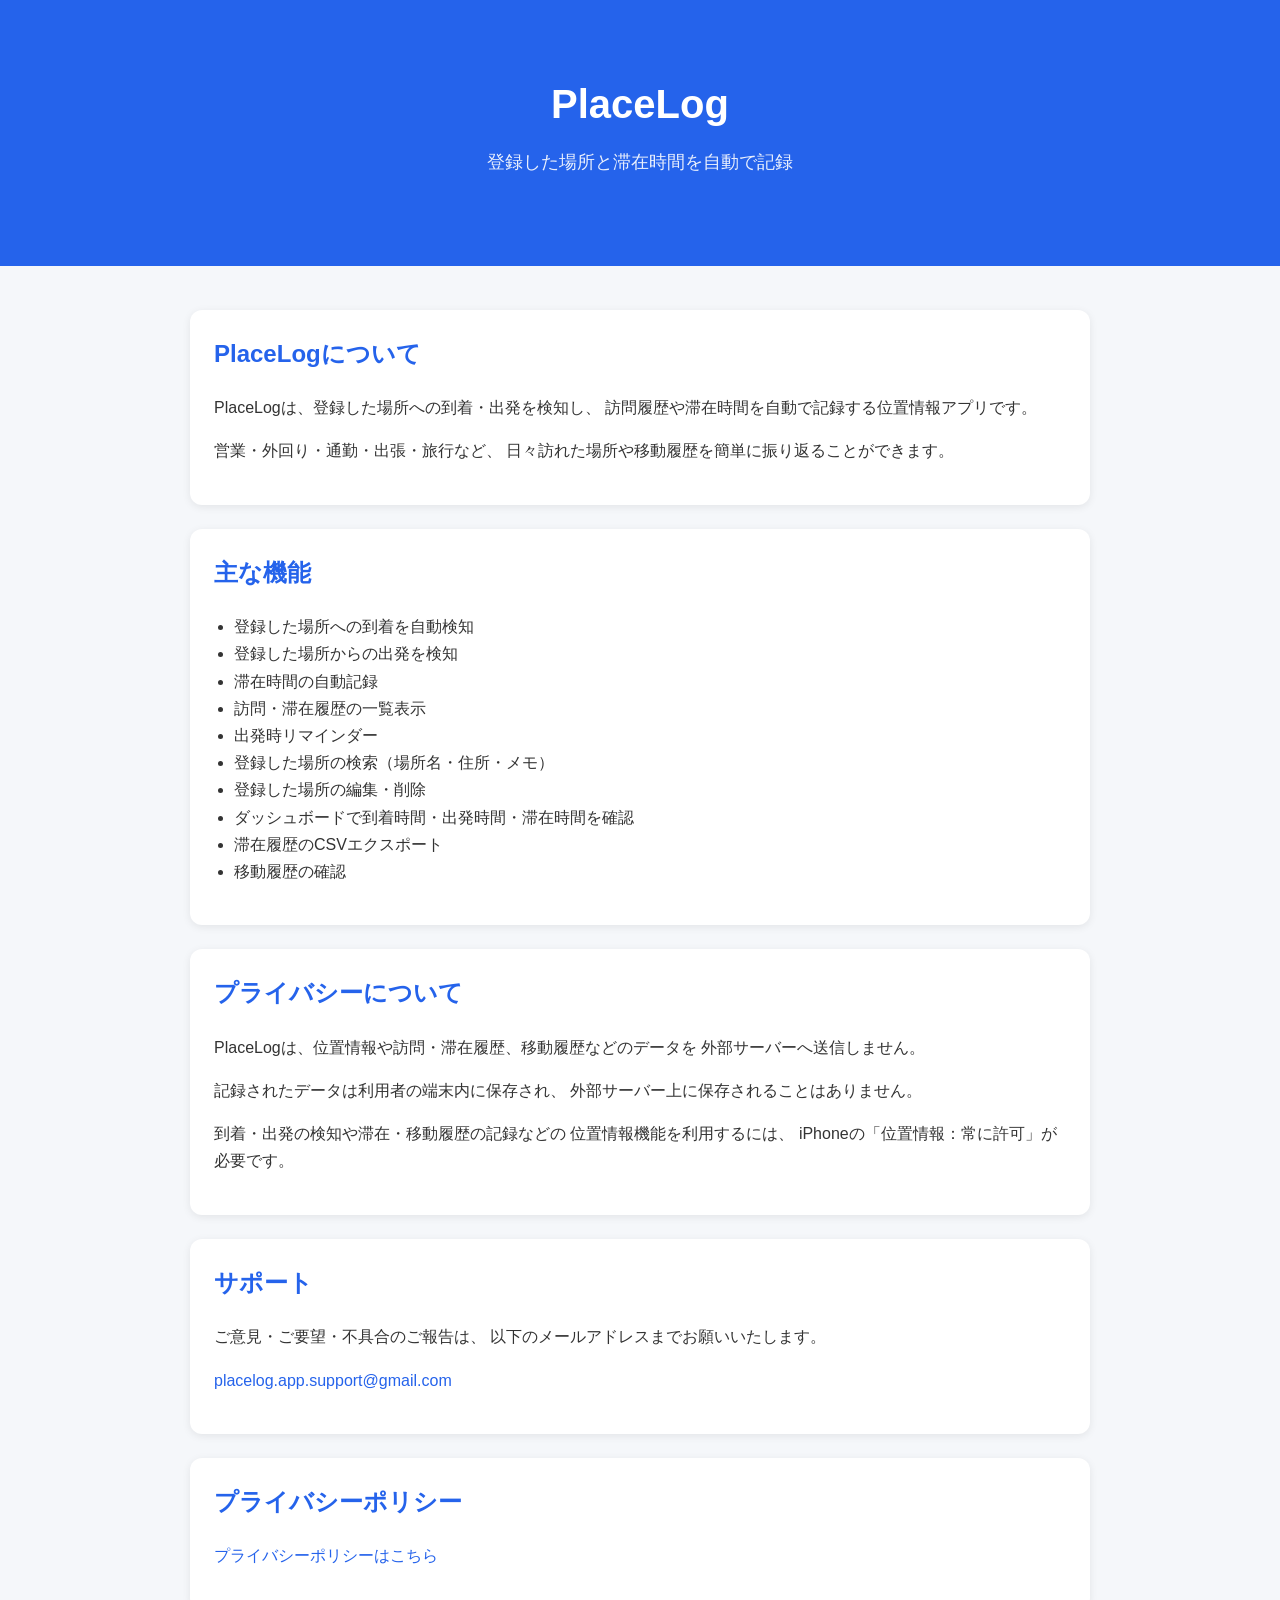
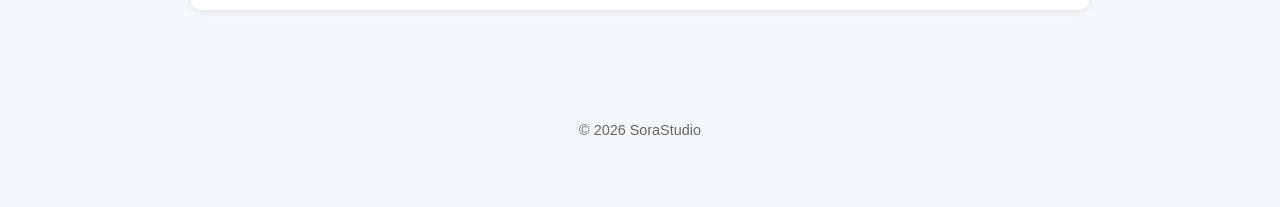
<file: index.html>
<!DOCTYPE html>

<html lang="ja">
<head>
    <meta charset="UTF-8">
    <meta name="viewport" content="width=device-width, initial-scale=1.0">
    <title>PlaceLog - サポート</title>
    <link rel="stylesheet" href="style.css">
</head>
<body>

<header>
    <div class="container">
        <h1>PlaceLog</h1>
        <p class="subtitle">登録した場所と滞在時間を自動で記録</p>
    </div>
</header>

<main class="container">

<section>
    <h2>PlaceLogについて</h2>

<p>
    PlaceLogは、登録した場所への到着・出発を検知し、
    訪問履歴や滞在時間を自動で記録する位置情報アプリです。
</p>

<p>
    営業・外回り・通勤・出張・旅行など、
    日々訪れた場所や移動履歴を簡単に振り返ることができます。
</p>

</section>

<section>
    <h2>主な機能</h2>

<ul>
    <li>登録した場所への到着を自動検知</li>
    <li>登録した場所からの出発を検知</li>
    <li>滞在時間の自動記録</li>
    <li>訪問・滞在履歴の一覧表示</li>
    <li>出発時リマインダー</li>
    <li>登録した場所の検索（場所名・住所・メモ）</li>
    <li>登録した場所の編集・削除</li>
    <li>ダッシュボードで到着時間・出発時間・滞在時間を確認</li>
    <li>滞在履歴のCSVエクスポート</li>
    <li>移動履歴の確認</li>
</ul>

</section>

<section>
    <h2>プライバシーについて</h2>

<p>
    PlaceLogは、位置情報や訪問・滞在履歴、移動履歴などのデータを
    外部サーバーへ送信しません。
</p>

<p>
    記録されたデータは利用者の端末内に保存され、
    外部サーバー上に保存されることはありません。
</p>

<p>
    到着・出発の検知や滞在・移動履歴の記録などの
    位置情報機能を利用するには、
    iPhoneの「位置情報：常に許可」が必要です。
</p>

</section>

<section>
    <h2>サポート</h2>

<p>
    ご意見・ご要望・不具合のご報告は、
    以下のメールアドレスまでお願いいたします。
</p>

<p>
    <a href="mailto:placelog.app.support@gmail.com">
        placelog.app.support@gmail.com
    </a>
</p>

</section>

<section>
    <h2>プライバシーポリシー</h2>

<p>
    <a href="privacy.html">
        プライバシーポリシーはこちら
    </a>
</p>

</section>

</main>

<footer>
    <div class="container">
        <p>© 2026 SoraStudio</p>
    </div>
</footer>

</body>
</html>
</file>
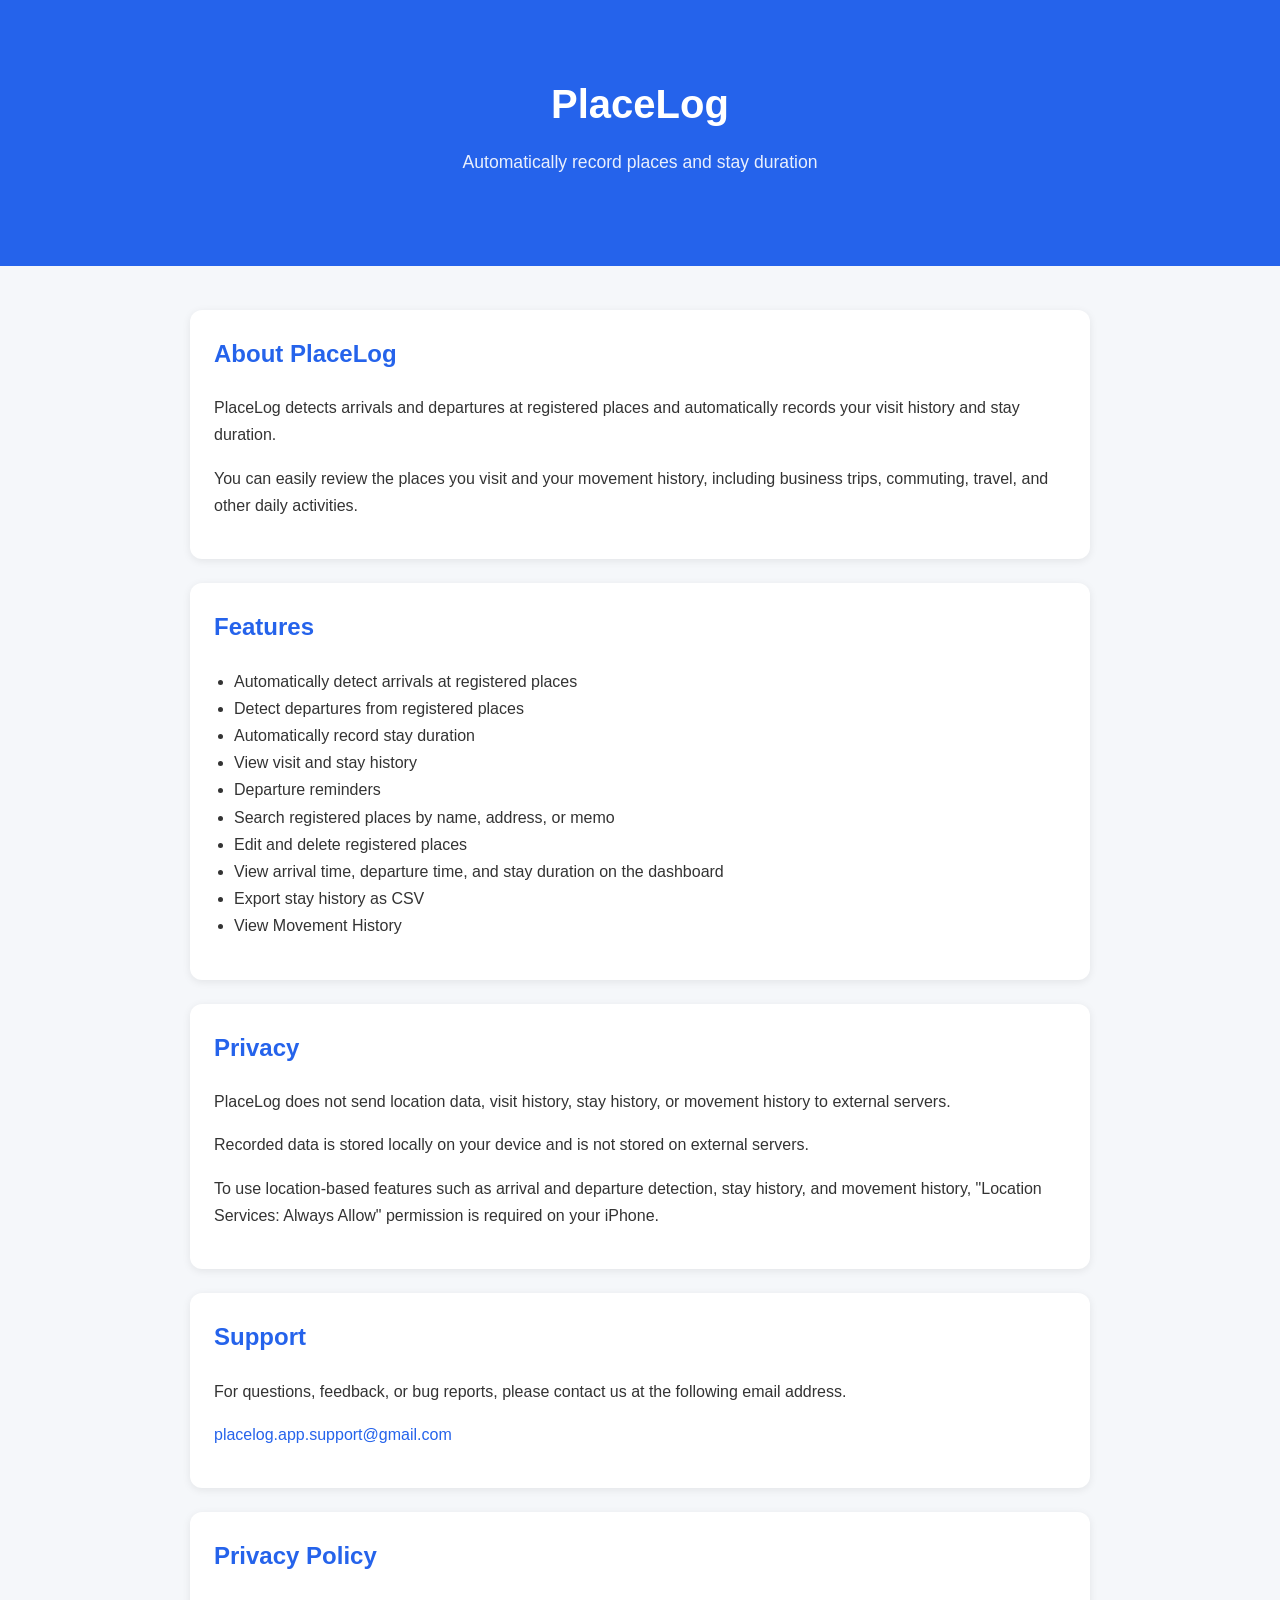
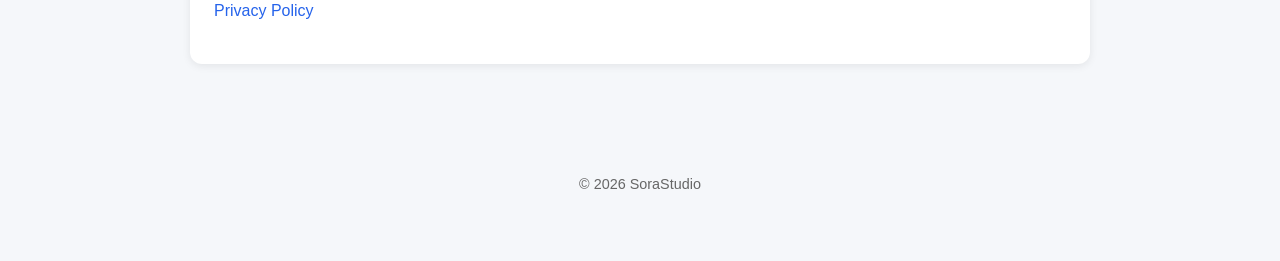
<file: index-en.html>
<!DOCTYPE html>

<html lang="en">
<head>
    <meta charset="UTF-8">
    <meta name="viewport" content="width=device-width, initial-scale=1.0">
    <title>PlaceLog - Support</title>
    <link rel="stylesheet" href="style.css">
</head>
<body>

<header>
    <div class="container">
        <h1>PlaceLog</h1>
        <p class="subtitle">Automatically record places and stay duration</p>
    </div>
</header>

<main class="container">

<section>
    <h2>About PlaceLog</h2>

<p>
    PlaceLog detects arrivals and departures at registered places
    and automatically records your visit history and stay duration.
</p>

<p>
    You can easily review the places you visit and your movement history,
    including business trips, commuting, travel, and other daily activities.
</p>

</section>

<section>
    <h2>Features</h2>

<ul>
    <li>Automatically detect arrivals at registered places</li>
    <li>Detect departures from registered places</li>
    <li>Automatically record stay duration</li>
    <li>View visit and stay history</li>
    <li>Departure reminders</li>
    <li>Search registered places by name, address, or memo</li>
    <li>Edit and delete registered places</li>
    <li>View arrival time, departure time, and stay duration on the dashboard</li>
    <li>Export stay history as CSV</li>
    <li>View Movement History</li>
</ul>

</section>

<section>
    <h2>Privacy</h2>

<p>
    PlaceLog does not send location data, visit history,
    stay history, or movement history to external servers.
</p>

<p>
    Recorded data is stored locally on your device
    and is not stored on external servers.
</p>

<p>
    To use location-based features such as arrival and departure detection,
    stay history, and movement history, "Location Services: Always Allow"
    permission is required on your iPhone.
</p>

</section>

<section>
    <h2>Support</h2>

<p>
    For questions, feedback, or bug reports,
    please contact us at the following email address.
</p>

<p>
    <a href="mailto:placelog.app.support@gmail.com">
        placelog.app.support@gmail.com
    </a>
</p>

</section>

<section>
    <h2>Privacy Policy</h2>

<p>
    <a href="privacy-en.html">
        Privacy Policy
    </a>
</p>

</section>

</main>

<footer>
    <div class="container">
        <p>© 2026 SoraStudio</p>
    </div>
</footer>

</body>
</html>
</file>
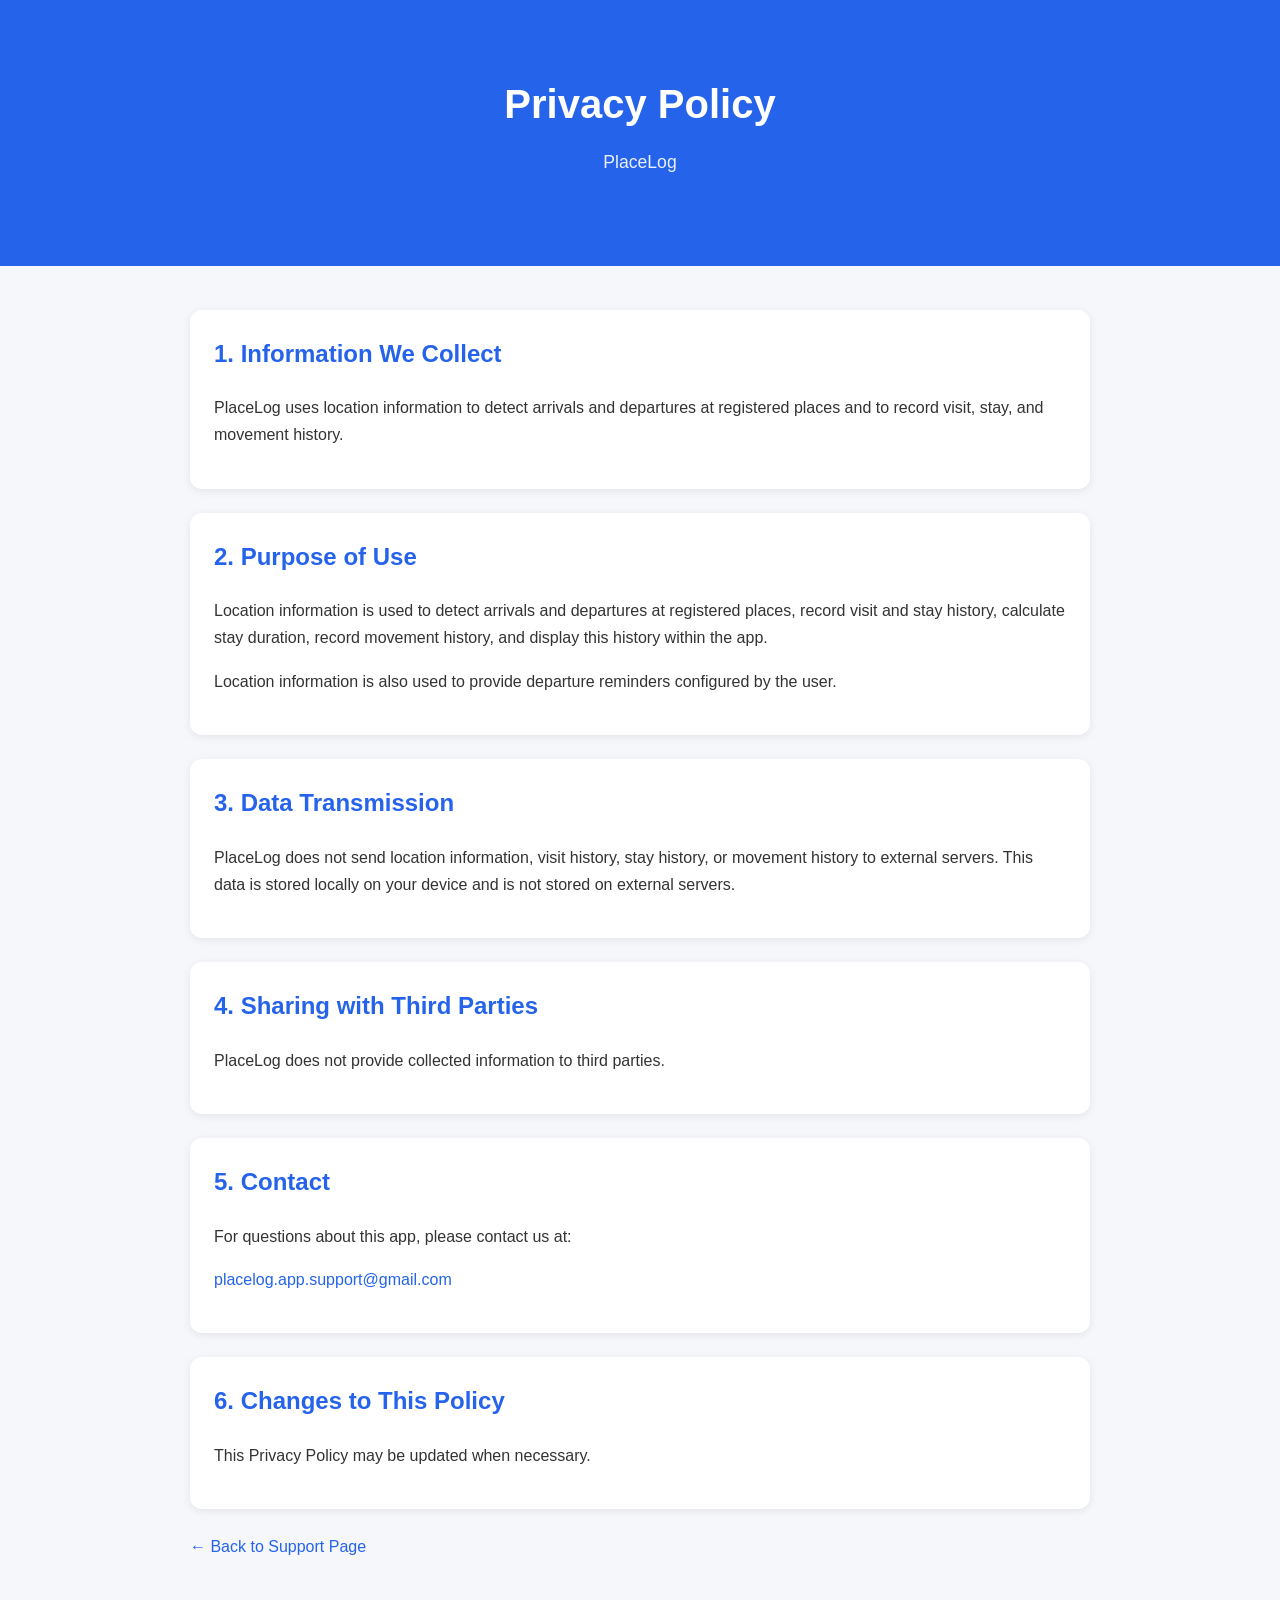
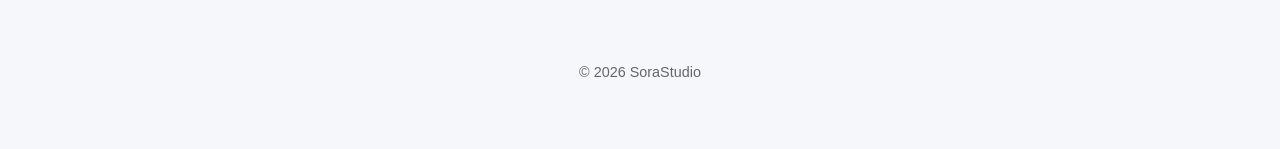
<file: privacy-en.html>
<!DOCTYPE html>

<html lang="en">
<head>
    <meta charset="UTF-8">
    <meta name="viewport" content="width=device-width, initial-scale=1.0">
    <title>PlaceLog - Privacy Policy</title>
    <link rel="stylesheet" href="style.css">
</head>
<body>

<header>
    <div class="container">
        <h1>Privacy Policy</h1>
        <p class="subtitle">PlaceLog</p>
    </div>
</header>

<main class="container">

<section>
    <h2>1. Information We Collect</h2>
    <p>
        PlaceLog uses location information to detect arrivals and departures
        at registered places and to record visit, stay, and movement history.
    </p>
</section>

<section>
    <h2>2. Purpose of Use</h2>
    <p>
        Location information is used to detect arrivals and departures
        at registered places, record visit and stay history,
        calculate stay duration, record movement history,
        and display this history within the app.
    </p>
    <p>
        Location information is also used to provide departure reminders
        configured by the user.
    </p>
</section>

<section>
    <h2>3. Data Transmission</h2>
    <p>
        PlaceLog does not send location information, visit history,
        stay history, or movement history to external servers.
        This data is stored locally on your device and is not stored
        on external servers.
    </p>
</section>

<section>
    <h2>4. Sharing with Third Parties</h2>
    <p>
        PlaceLog does not provide collected information to third parties.
    </p>
</section>

<section>
    <h2>5. Contact</h2>
    <p>
        For questions about this app, please contact us at:
    </p>
    <p>
        <a href="mailto:placelog.app.support@gmail.com">
            placelog.app.support@gmail.com
        </a>
    </p>
</section>

<section>
    <h2>6. Changes to This Policy</h2>
    <p>
        This Privacy Policy may be updated when necessary.
    </p>
</section>

<p>
    <a href="index.html">← Back to Support Page</a>
</p>

</main>

<footer>
    <div class="container">
        <p>© 2026 SoraStudio</p>
    </div>
</footer>

</body>
</html>
</file>
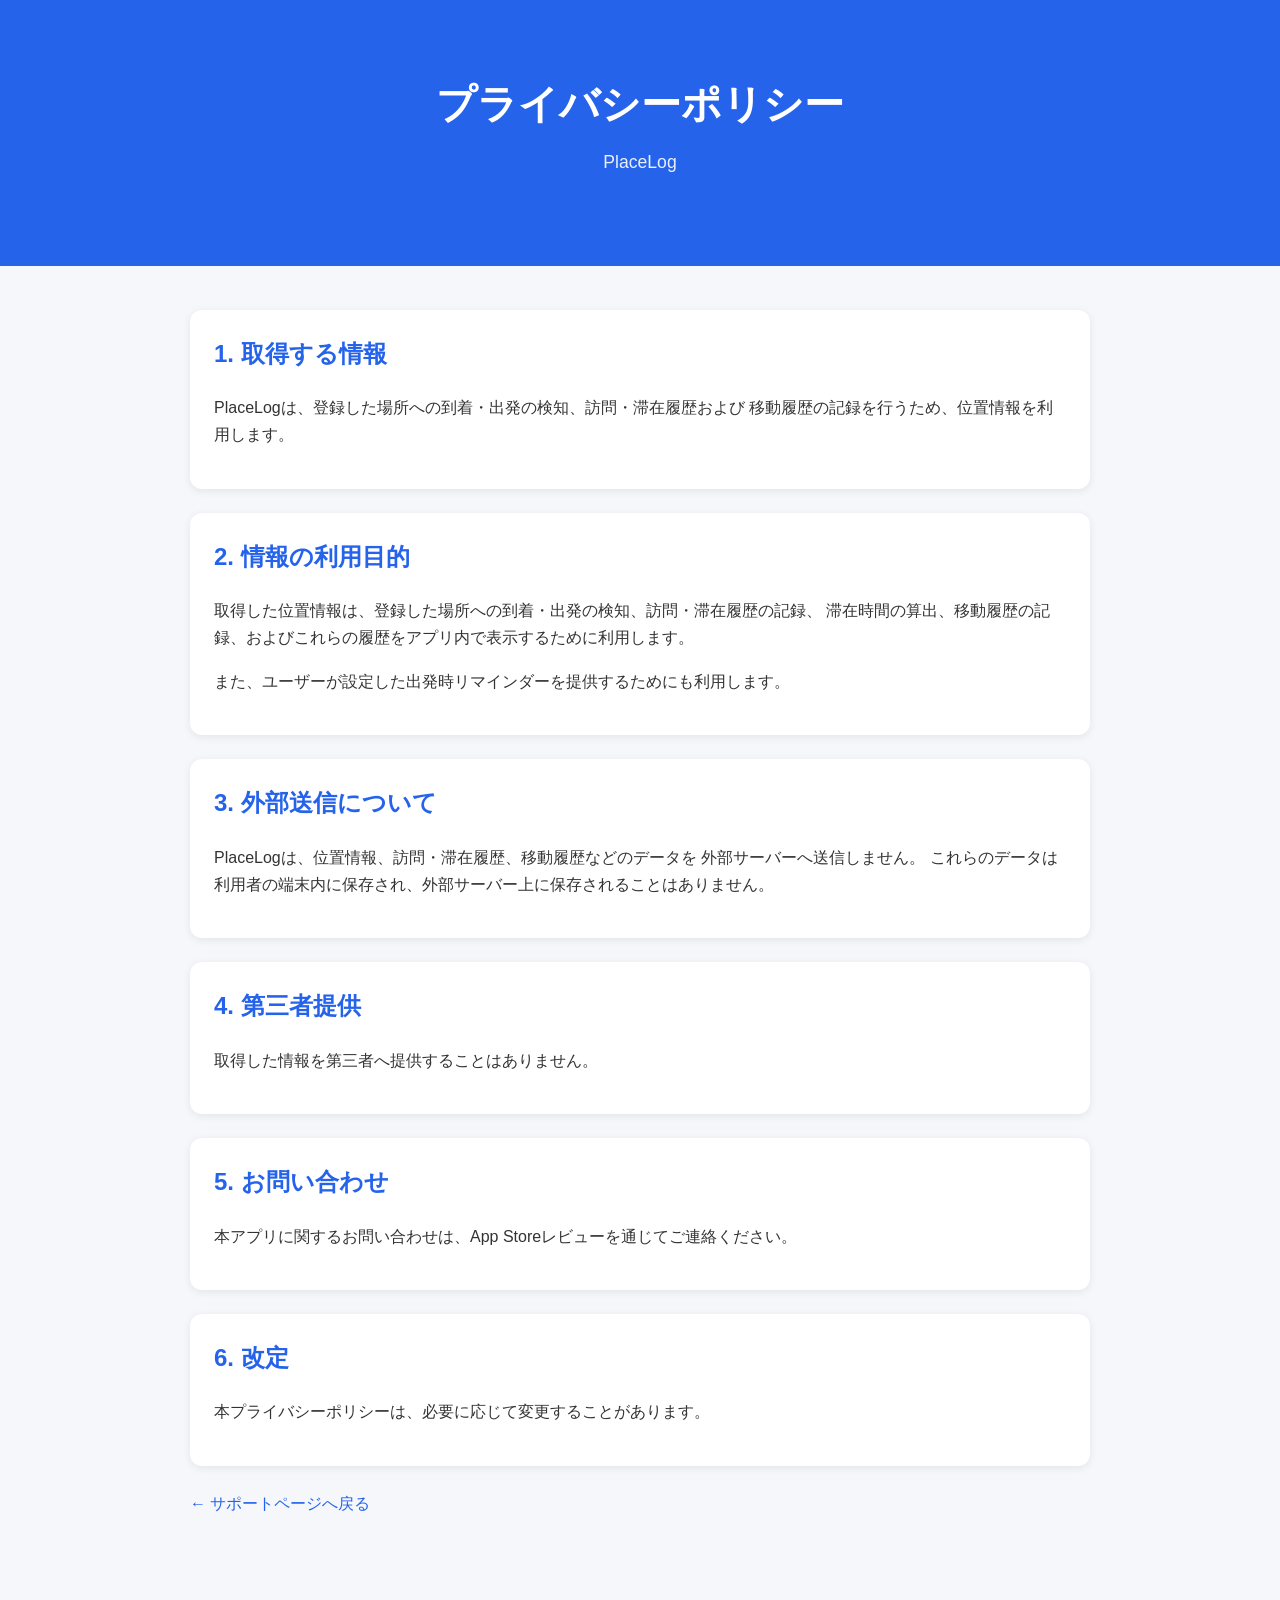
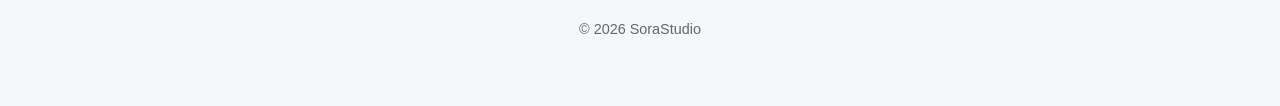
<file: privacy.html>
<!DOCTYPE html>

<html lang="ja">
<head>
    <meta charset="UTF-8">
    <meta name="viewport" content="width=device-width, initial-scale=1.0">
    <title>PlaceLog - プライバシーポリシー</title>
    <link rel="stylesheet" href="style.css">
</head>
<body>

<header>
    <div class="container">
        <h1>プライバシーポリシー</h1>
        <p class="subtitle">PlaceLog</p>
    </div>
</header>

<main class="container">

<section>
    <h2>1. 取得する情報</h2>
    <p>
        PlaceLogは、登録した場所への到着・出発の検知、訪問・滞在履歴および
        移動履歴の記録を行うため、位置情報を利用します。
    </p>
</section>

<section>
    <h2>2. 情報の利用目的</h2>
    <p>
        取得した位置情報は、登録した場所への到着・出発の検知、訪問・滞在履歴の記録、
        滞在時間の算出、移動履歴の記録、およびこれらの履歴をアプリ内で表示するために利用します。
    </p>
    <p>
        また、ユーザーが設定した出発時リマインダーを提供するためにも利用します。
    </p>
</section>

<section>
    <h2>3. 外部送信について</h2>
    <p>
        PlaceLogは、位置情報、訪問・滞在履歴、移動履歴などのデータを
        外部サーバーへ送信しません。
        これらのデータは利用者の端末内に保存され、外部サーバー上に保存されることはありません。
    </p>
</section>

<section>
    <h2>4. 第三者提供</h2>
    <p>
        取得した情報を第三者へ提供することはありません。
    </p>
</section>

<section>
    <h2>5. お問い合わせ</h2>
    <p>
        本アプリに関するお問い合わせは、App Storeレビューを通じてご連絡ください。
    </p>
</section>

<section>
    <h2>6. 改定</h2>
    <p>
        本プライバシーポリシーは、必要に応じて変更することがあります。
    </p>
</section>

<p>
    <a href="index.html">← サポートページへ戻る</a>
</p>

</main>

<footer>
    <div class="container">
        <p>© 2026 SoraStudio</p>
    </div>
</footer>

</body>
</html>
</file>
<file: style.css>
body {
    margin: 0;
    font-family: -apple-system, BlinkMacSystemFont, "Helvetica Neue", Arial, sans-serif;
    background: #f5f7fa;
    color: #333;
    line-height: 1.7;
}

.container {
    max-width: 900px;
    margin: auto;
    padding: 20px;
}

header {
    background: #2563eb;
    color: white;
    padding: 50px 20px;
    text-align: center;
}

header h1 {
    margin: 0;
    font-size: 2.5rem;
}

.subtitle {
    margin-top: 10px;
    font-size: 1.1rem;
    opacity: 0.9;
}

section {
    background: white;
    margin: 24px 0;
    padding: 24px;
    border-radius: 12px;
    box-shadow: 0 2px 8px rgba(0,0,0,0.08);
}

h2 {
    color: #2563eb;
    margin-top: 0;
}

ul {
    padding-left: 20px;
}

a {
    color: #2563eb;
    text-decoration: none;
}

a:hover {
    text-decoration: underline;
}

footer {
    text-align: center;
    color: #666;
    padding: 30px 20px;
    font-size: 0.9rem;
}
</file>
